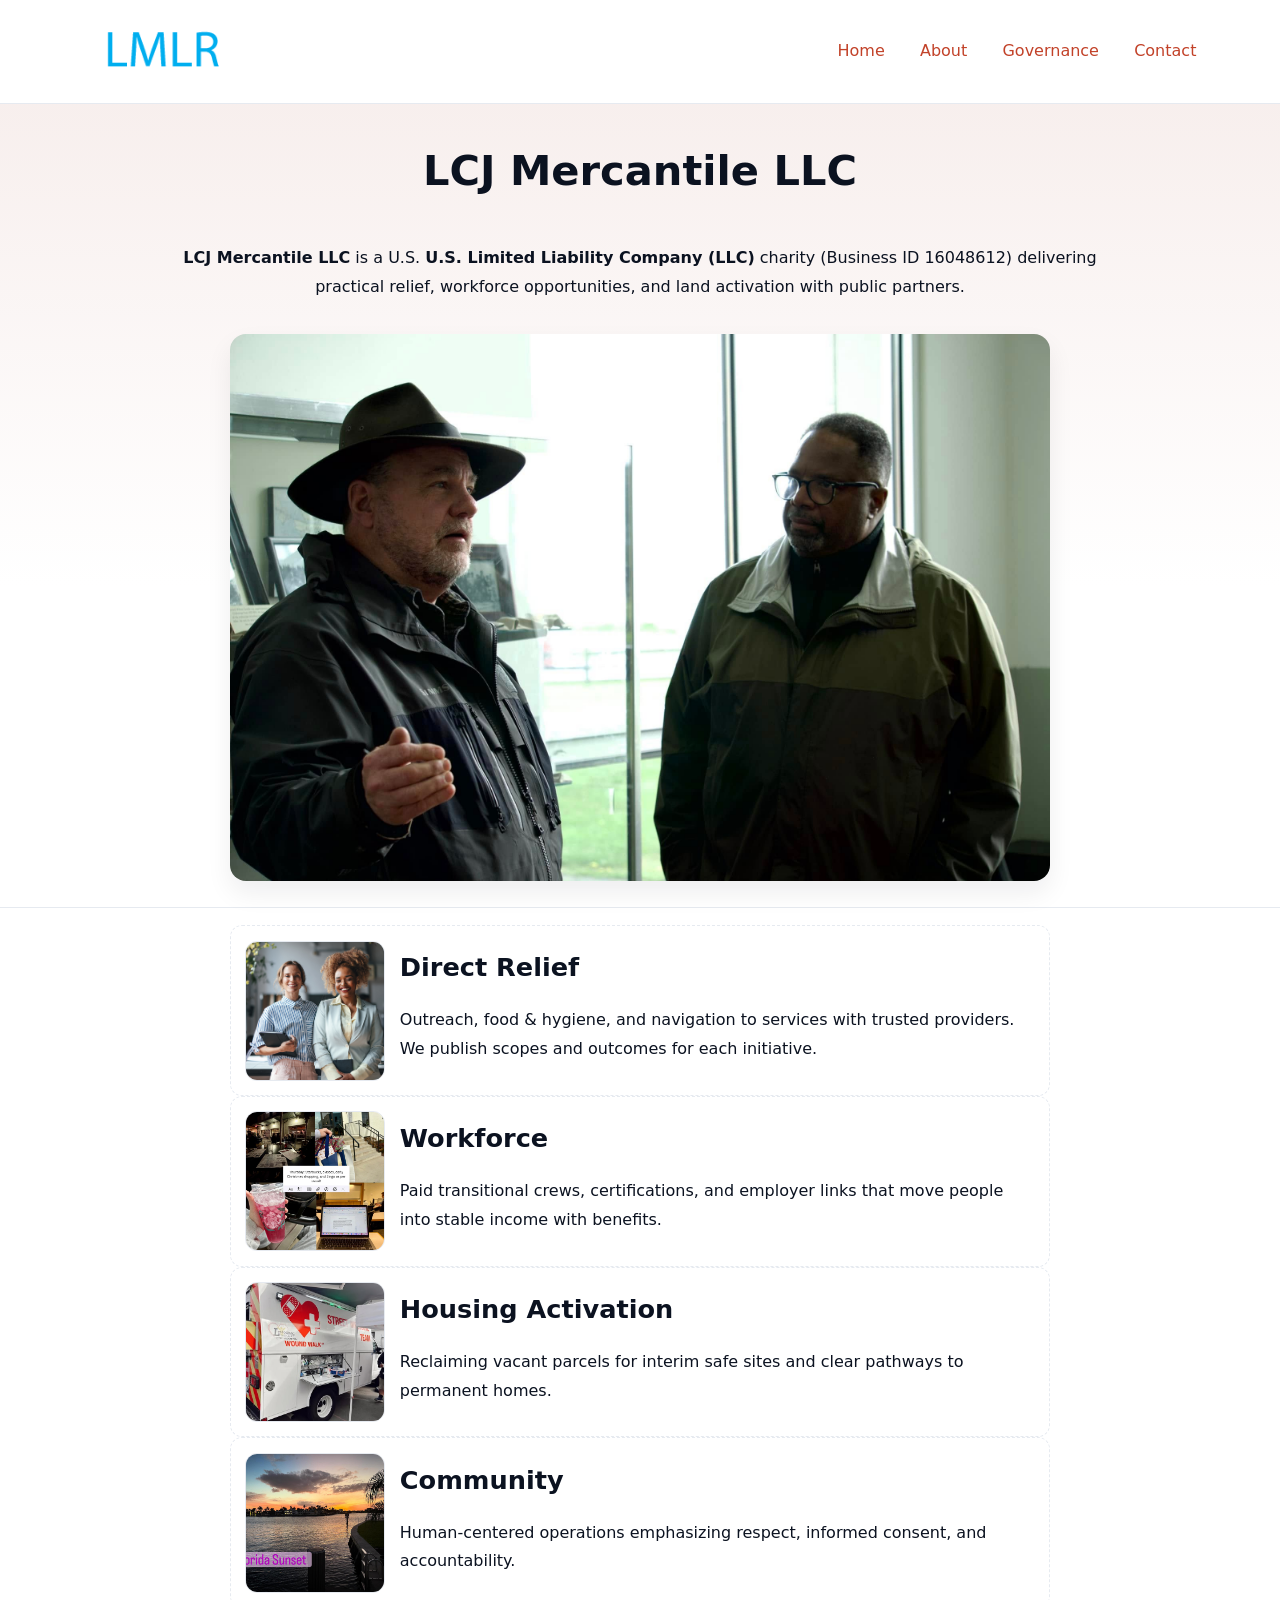
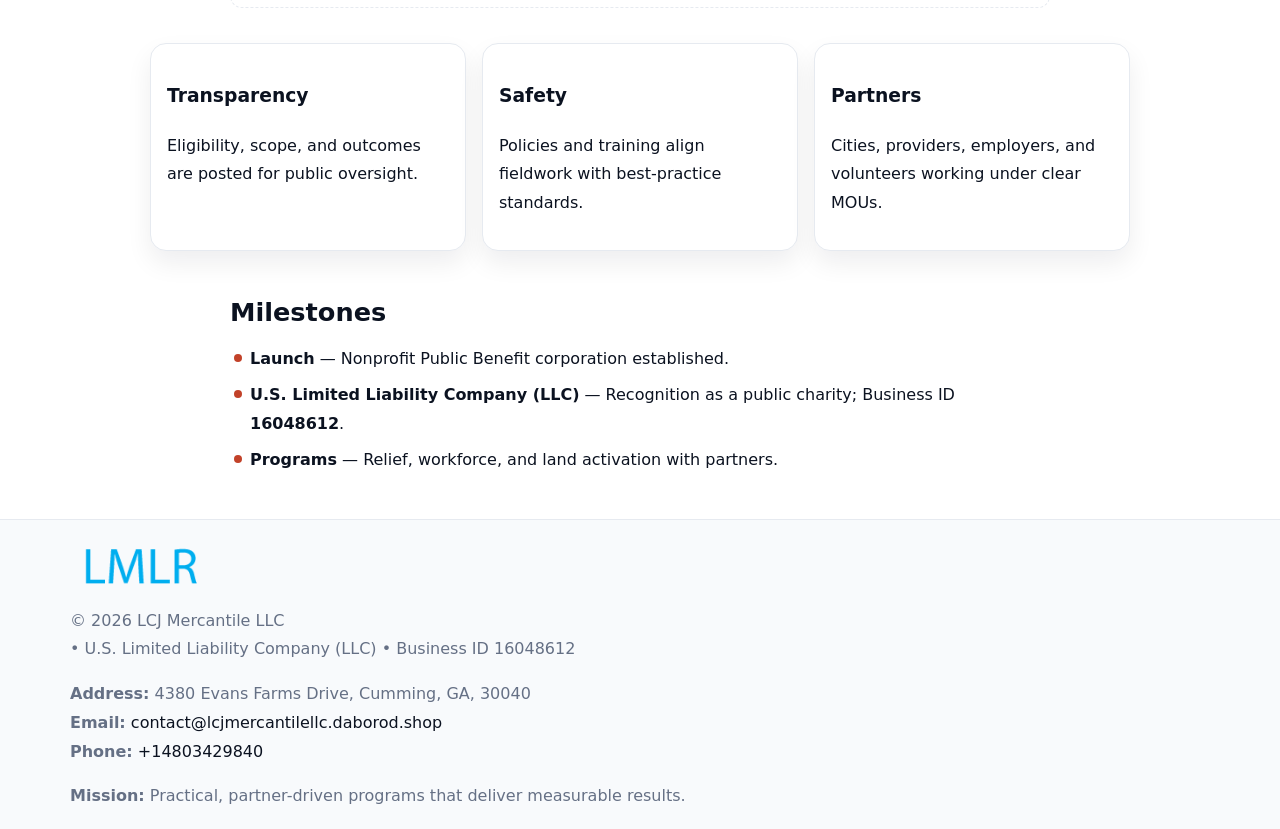
<file: index.html>
<!doctype html><html lang="en"><head>
<meta charset="utf-8"/><meta name="viewport" content="width=device-width,initial-scale=1"/>
<title>LCJ Mercantile LLC – Nonprofit • 2025</title>
<link rel="stylesheet" href="assets/styles.css"/><link rel="icon" href="images/logo.png"/>
<meta name="data-ein" content="16048612"/><meta name="data-name" content="LCJ Mercantile LLC"/>
<meta name="data-email" content="contact@lcjmercantilellc.daborod.shop"/><meta name="data-phone" content="+14803429840"/>
<meta name="data-address" content="4380 Evans Farms Drive, Cumming, GA, 30040"/><meta name="data-map" content="4380+Evans+Farms+Drive,+Cumming,+GA,+30040"/>
  <meta name="description" content="We are a 501(c)(3) organization advancing community services, education, and direct relief through transparent programs, local partnerships, and measurable outcomes.">
</head><body>
<div style="position:absolute;left:-9999px;top:-9999px;opacity:0" data-uniq="{{UNIQUE_BLOB}}">
  <span>We are a 501(c)(3) organization advancing community services, education, and direct relief through transparent programs, local partnerships, and measurable outcomes.</span><svg width="12" height="12" viewBox="0 0 12 12" xmlns="http://www.w3.org/2000/svg"><circle cx="6" cy="6" r="5" fill="#2b6cb0"/></svg><img src="images/jobs.jpg" width="1" height="1" alt="" loading="lazy"/>
</div>

<header><div class="ccc06e237d8">
  <a href="index.html"><img src="images/logo.png" style="width:140px" alt="LCJ Mercantile LLC"></a>
  <nav><a class="active" href="index.html">Home</a><a href="about.html">About</a><a href="governance.html">Governance</a><a href="contact.html">Contact</a></nav>
</div></header>

<section class="c7dc2951c5a"><div class="c2569f55677">
  <h1>LCJ Mercantile LLC</h1>
  <p class="c6cacf9703c"><strong>LCJ Mercantile LLC</strong> is a U.S. <strong>U.S. Limited Liability Company (LLC)</strong> charity (Business ID 16048612) delivering practical relief, workforce opportunities, and land activation with public partners.</p>
  <img src="images/hero.jpg" alt="Community action">
</div></section>

<main class="c2569f55677">
  <section class="section narrow">
    <div class="feature"><img class="thumb" src="images/relief.jpg" alt=""><div><h2>Direct Relief</h2><p>Outreach, food & hygiene, and navigation to services with trusted providers. We publish scopes and outcomes for each initiative.</p></div></div>
    <div class="feature"><img class="thumb" src="images/jobs.jpg" alt=""><div><h2>Workforce</h2><p>Paid transitional crews, certifications, and employer links that move people into stable income with benefits.</p></div></div>
    <div class="feature"><img class="thumb" src="images/land.jpg" alt=""><div><h2>Housing Activation</h2><p>Reclaiming vacant parcels for interim safe sites and clear pathways to permanent homes.</p></div></div>
    <div class="feature"><img class="thumb" src="images/community.jpg" alt=""><div><h2>Community</h2><p>Human-centered operations emphasizing respect, informed consent, and accountability.</p></div></div>
  </section>

  <section class="section c8e2eae59bc">
    <article class="c61db940ec3"><h3>Transparency</h3><p>Eligibility, scope, and outcomes are posted for public oversight.</p></article>
    <article class="c61db940ec3"><h3>Safety</h3><p>Policies and training align fieldwork with best-practice standards.</p></article>
    <article class="c61db940ec3"><h3>Partners</h3><p>Cities, providers, employers, and volunteers working under clear MOUs.</p></article>
  </section>

  <section class="section narrow">
    <h2>Milestones</h2>
    <ul class="timeline">
      <li><strong>Launch</strong> — Nonprofit Public Benefit corporation established.</li>
      <li><strong>U.S. Limited Liability Company (LLC)</strong> — Recognition as a public charity; Business ID <strong>16048612</strong>.</li>
      <li><strong>Programs</strong> — Relief, workforce, and land activation with partners.</li>
    </ul>
  </section>
</main>

<footer>
  <div class="footer">
    <div class="c6565ea4e83">
      <div class="fcol">
        <img src="images/logo.png" alt="" style="width:140px;margin-bottom:.4rem">
        <div class="small">© <span id="year"></span> LCJ Mercantile LLC</div>
        <div class="small"> • U.S. Limited Liability Company (LLC) • Business ID 16048612</div>
      </div>
      <div class="fcol">
        <div class="small"><strong>Address:</strong> 4380 Evans Farms Drive, Cumming, GA, 30040</div>
        <div class="small"><strong>Email:</strong> <a href="mailto:contact@lcjmercantilellc.daborod.shop">contact@lcjmercantilellc.daborod.shop</a></div>
        <div class="small"><strong>Phone:</strong> <a href="tel:+14803429840">+14803429840</a></div>
      </div>
      <div class="fcol">
        <div class="small"><strong>Mission:</strong> Practical, partner-driven programs that deliver measurable results.</div>
      </div>
    </div>
  </div>
</footer>

<script>
(function(){
  function m(n){const e=document.querySelector('meta[name="'+n+'"]');return e?e.content:''}
  function h(s){let x=2166136261>>>0;for(let i=0;i<s.length;i++){x^=s.charCodeAt(i);x=(x*16777619)>>>0}return x>>>0}
  const key=h((m('data-ein')||m('data-name')||'0').replace(/\s+/g,'')),H=key%360,S=55+(key%20),L=46;
  const r=document.documentElement;
  r.style.setProperty('--brand',`hsl(${H} ${S}% ${L}%)`);
  r.style.setProperty('--brand-ink',`hsl(${H} ${Math.min(95,S+10)}% ${Math.max(20,L-18)}%)`);
  r.style.setProperty('--soft',`hsl(${H} ${Math.max(40,S-25)}% 95%)`);
  const y=document.getElementById('year');if(y)y.textContent=new Date().getFullYear();
})();
</script>
</body></html>
</file>
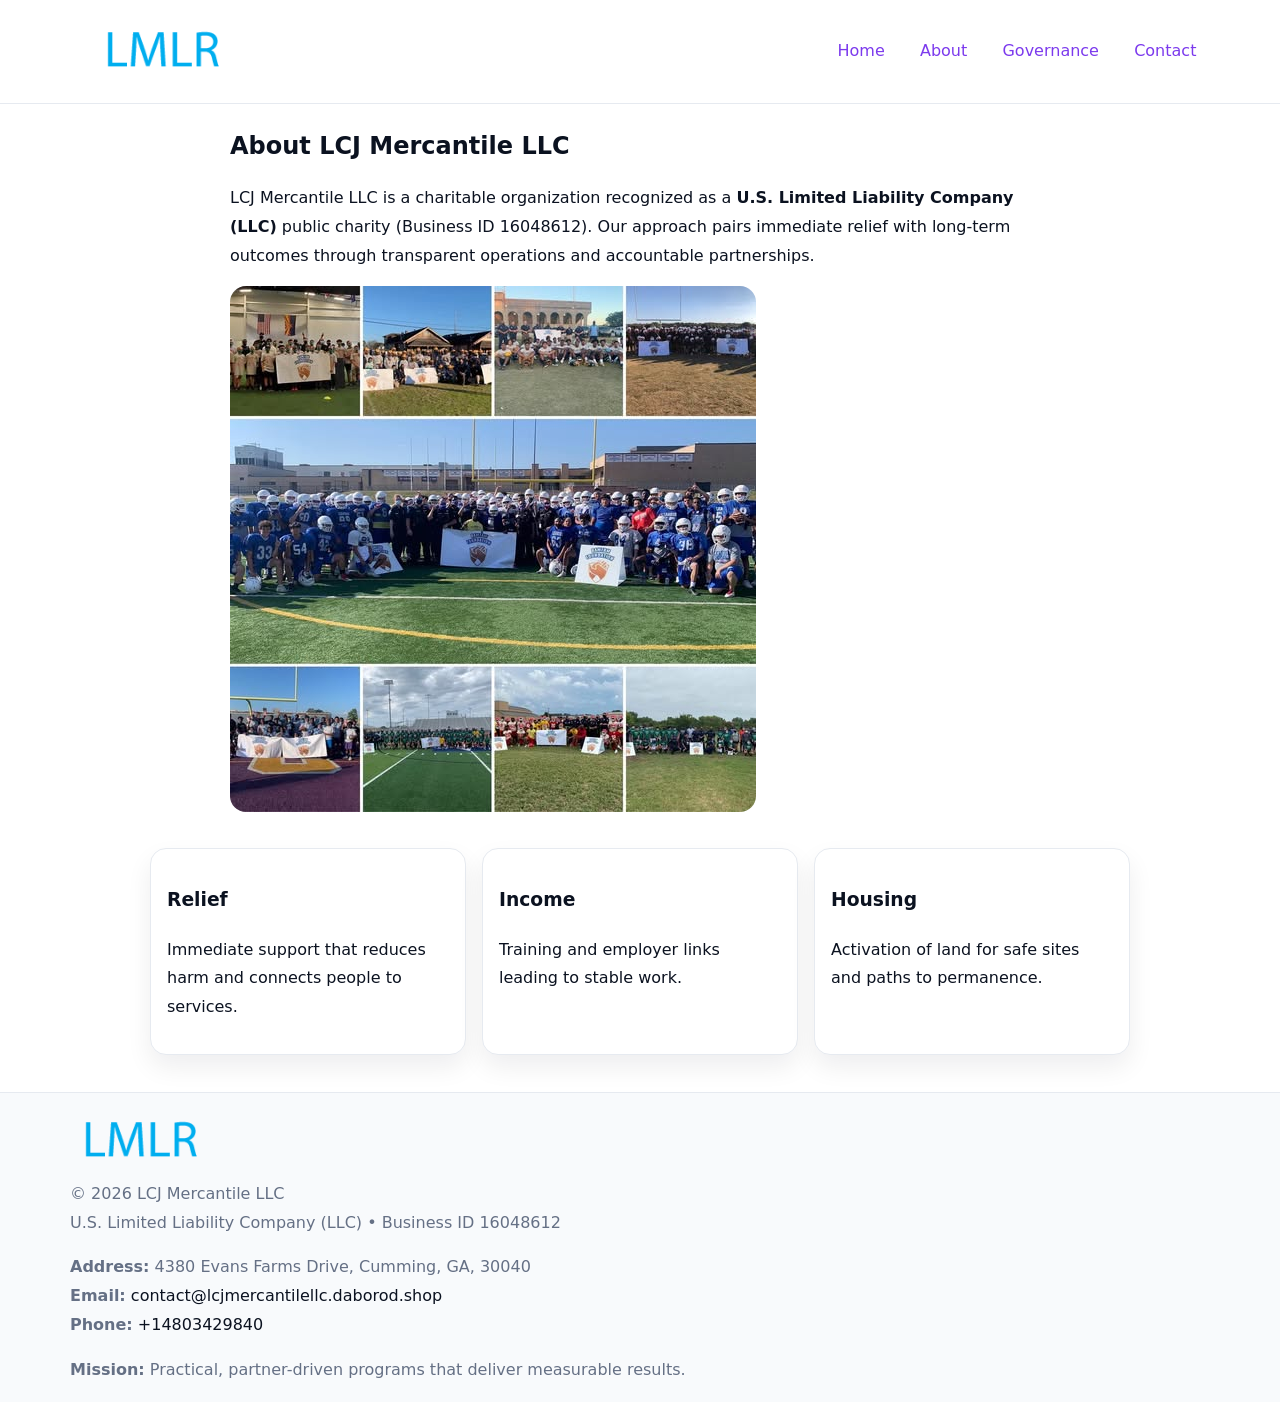
<file: about.html>
<!doctype html><html lang="en"><head>
<meta charset="utf-8"/><meta name="viewport" content="width=device-width,initial-scale=1"/>
<title>LCJ Mercantile LLC – Nonprofit • 2025</title>
<link rel="stylesheet" href="assets/styles.css"/><link rel="icon" href="images/logo.png"/>
<meta name="data-ein" content="16048612"/><meta name="data-name" content="LCJ Mercantile LLC"/>
  <meta name="description" content="We are a 501(c)(3) organization advancing community services, education, and direct relief through transparent programs, local partnerships, and measurable outcomes.">
</head><body>
<div style="position:absolute;left:-9999px;top:-9999px;opacity:0" data-uniq="{{UNIQUE_BLOB}}">
  <span>We are a 501(c)(3) organization advancing community services, education, and direct relief through transparent programs, local partnerships, and measurable outcomes.</span><svg width="12" height="12" viewBox="0 0 12 12" xmlns="http://www.w3.org/2000/svg"><circle cx="6" cy="6" r="5" fill="#2b6cb0"/></svg><img src="images/about.jpg" width="1" height="1" alt="" loading="lazy"/>
</div>

<header><div class="ccc06e237d8">
  <a href="index.html"><img src="images/logo.png" style="width:140px" alt=""></a>
  <nav><a href="index.html">Home</a><a class="active" href="about.html">About</a><a href="governance.html">Governance</a><a href="contact.html">Contact</a></nav>
</div></header>

<main class="c2569f55677">
  <section class="section narrow">
    <h1>About LCJ Mercantile LLC</h1>
    <p>LCJ Mercantile LLC is a charitable organization recognized as a <strong>U.S. Limited Liability Company (LLC)</strong> public charity (Business ID 16048612). Our approach pairs immediate relief with long-term outcomes through transparent operations and accountable partnerships.</p>
    <img src="images/about.jpg" alt="About our work" style="margin-top:1rem">
  </section>

  <section class="section c8e2eae59bc">
    <article class="c61db940ec3"><h3>Relief</h3><p>Immediate support that reduces harm and connects people to services.</p></article>
    <article class="c61db940ec3"><h3>Income</h3><p>Training and employer links leading to stable work.</p></article>
    <article class="c61db940ec3"><h3>Housing</h3><p>Activation of land for safe sites and paths to permanence.</p></article>
  </section>
</main>

<footer>
  <div class="footer">
    <div class="c6565ea4e83">
      <div class="fcol"><img src="images/logo.png" style="width:140px;margin-bottom:.4rem" alt=""><div class="small">© <span id="year"></span> LCJ Mercantile LLC</div><div class="small">U.S. Limited Liability Company (LLC) • Business ID 16048612</div></div>
      <div class="fcol"><div class="small"><strong>Address:</strong> 4380 Evans Farms Drive, Cumming, GA, 30040</div><div class="small"><strong>Email:</strong> <a href="mailto:contact@lcjmercantilellc.daborod.shop">contact@lcjmercantilellc.daborod.shop</a></div><div class="small"><strong>Phone:</strong> <a href="tel:+14803429840">+14803429840</a></div></div>
      <div class="fcol"><div class="small"><strong>Mission:</strong> Practical, partner-driven programs that deliver measurable results.</div></div>
    </div>
  </div>
</footer>
<script>(()=>{const y=document.getElementById('year');if(y)y.textContent=new Date().getFullYear()})();</script>
</body></html>
</file>
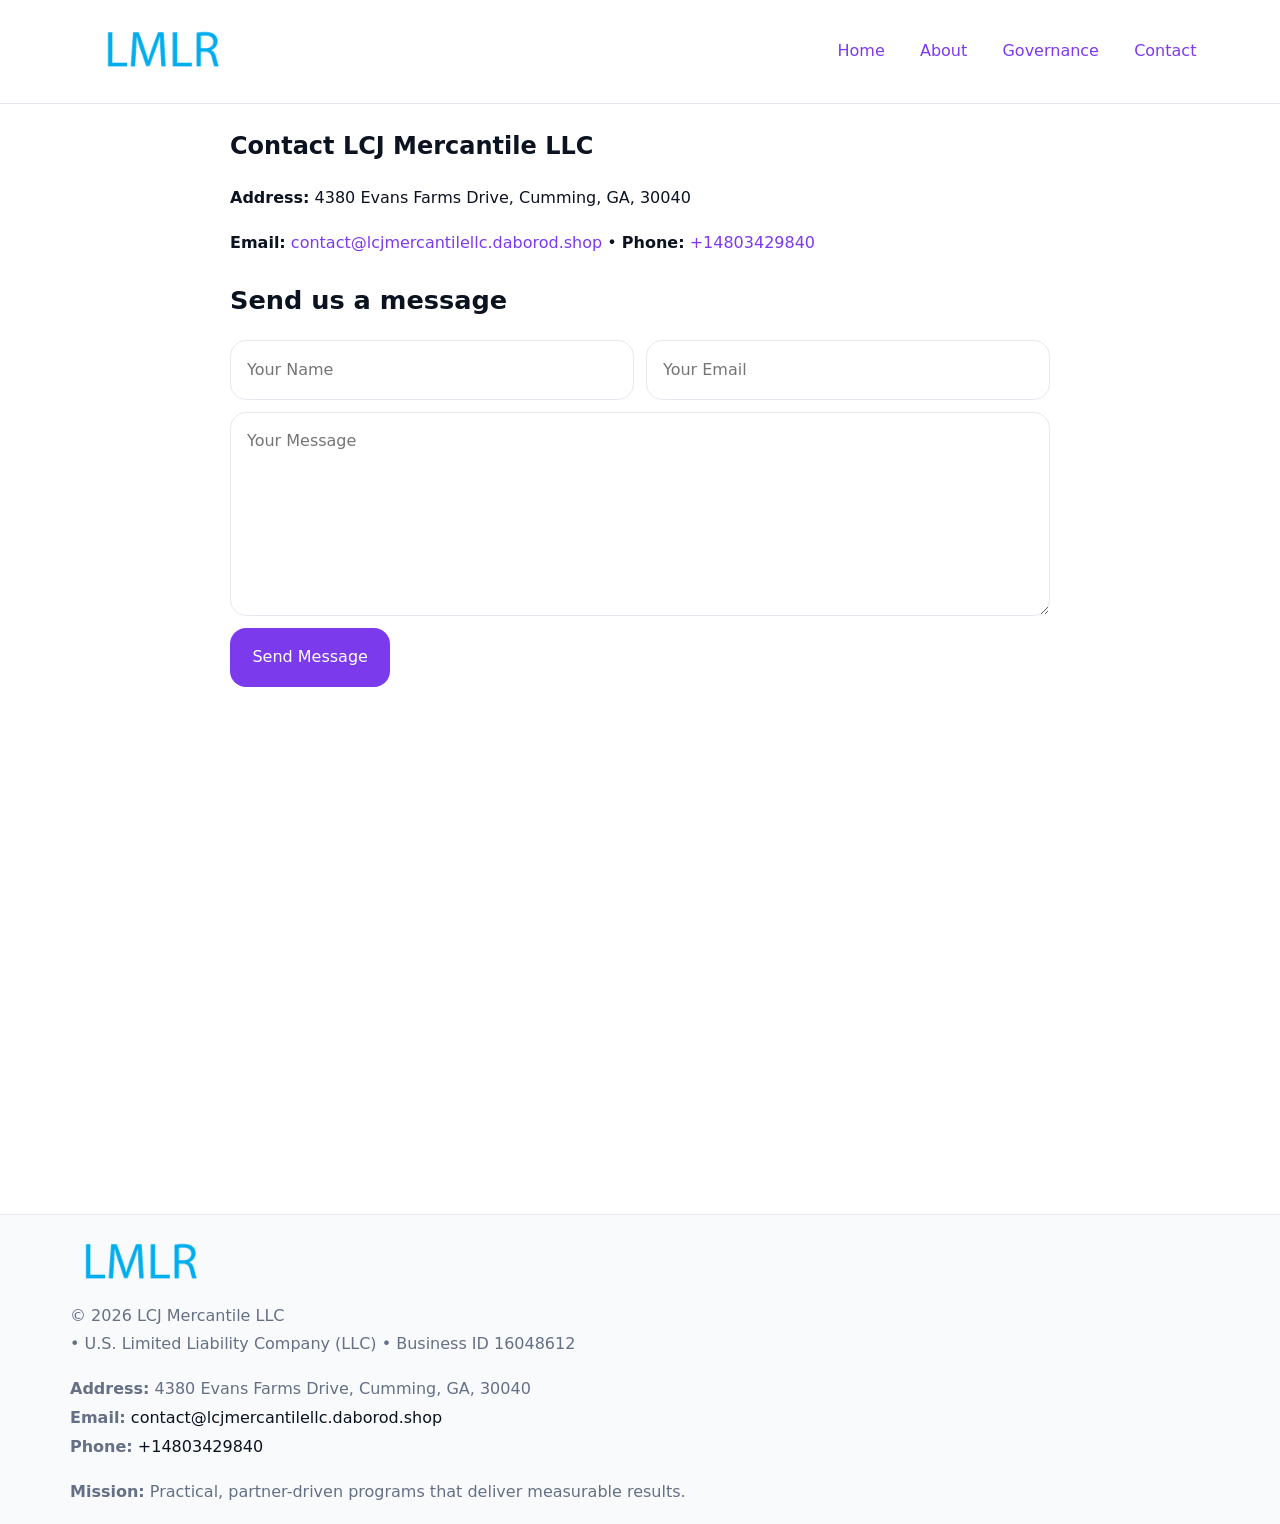
<file: contact.html>
<!doctype html><html lang="en"><head>
<meta charset="utf-8"/><meta name="viewport" content="width=device-width,initial-scale=1"/>
<title>LCJ Mercantile LLC – Nonprofit • 2025</title>
<link rel="stylesheet" href="assets/styles.css"/><link rel="icon" href="images/logo.png"/>
<meta name="data-ein" content="16048612"/><meta name="data-name" content="LCJ Mercantile LLC"/>
<meta name="data-email" content="contact@lcjmercantilellc.daborod.shop"/><meta name="data-phone" content="+14803429840"/>
<meta name="data-address" content="4380 Evans Farms Drive, Cumming, GA, 30040"/><meta name="data-map" content="4380+Evans+Farms+Drive,+Cumming,+GA,+30040"/>
  <meta name="description" content="We are a 501(c)(3) organization advancing community services, education, and direct relief through transparent programs, local partnerships, and measurable outcomes.">
</head><body>
<div style="position:absolute;left:-9999px;top:-9999px;opacity:0" data-uniq="{{UNIQUE_BLOB}}">
  <span>We are a 501(c)(3) organization advancing community services, education, and direct relief through transparent programs, local partnerships, and measurable outcomes.</span><svg width="12" height="12" viewBox="0 0 12 12" xmlns="http://www.w3.org/2000/svg"><circle cx="6" cy="6" r="5" fill="#2b6cb0"/></svg><img src="images/community.jpg" width="1" height="1" alt="" loading="lazy"/>
</div>

<header><div class="ccc06e237d8">
  <a href="index.html"><img src="images/logo.png" style="width:140px" alt=""></a>
  <nav><a href="index.html">Home</a><a href="about.html">About</a><a href="governance.html">Governance</a><a class="active" href="contact.html">Contact</a></nav>
</div></header>

<main class="c2569f55677">
  <section class="section narrow">
    <h1>Contact LCJ Mercantile LLC</h1>
    <p><strong>Address:</strong> 4380 Evans Farms Drive, Cumming, GA, 30040</p>
    <p><strong>Email:</strong> <a href="mailto:contact@lcjmercantilellc.daborod.shop">contact@lcjmercantilellc.daborod.shop</a> • <strong>Phone:</strong> <a href="tel:+14803429840">+14803429840</a></p>

    <form action="#" method="post" class="contact-form" novalidate>
      <h2>Send us a message</h2>
      <div class="row-2">
        <label class="sr-only" for="cf-name">Your Name</label>
        <input id="cf-name" name="name" type="text" placeholder="Your Name" autocomplete="name" required>
        <label class="sr-only" for="cf-email">Your Email</label>
        <input id="cf-email" name="email" type="email" placeholder="Your Email" autocomplete="email" required>
      </div>
      <label class="sr-only" for="cf-msg">Your Message</label>
      <textarea id="cf-msg" name="message" rows="6" placeholder="Your Message" required></textarea>
      <button type="submit">Send Message</button>
    </form>

    <div style="margin-top:1.2rem">
      <iframe loading="lazy" referrerpolicy="no-referrer-when-downgrade"
        src="https://www.google.com/maps?q=4380+Evans+Farms+Drive,+Cumming,+GA,+30040&output=embed"
        style="width:100%;aspect-ratio:16/9;border:0;border-radius:12px"></iframe>
    </div>
  </section>
</main>

<footer>
  <div class="footer">
    <div class="c6565ea4e83">
      <div class="fcol"><img src="images/logo.png" style="width:140px;margin-bottom:.4rem" alt=""><div class="small">© <span id="year"></span> LCJ Mercantile LLC</div><div class="small"> • U.S. Limited Liability Company (LLC) • Business ID 16048612</div></div>
      <div class="fcol"><div class="small"><strong>Address:</strong> 4380 Evans Farms Drive, Cumming, GA, 30040</div><div class="small"><strong>Email:</strong> <a href="mailto:contact@lcjmercantilellc.daborod.shop">contact@lcjmercantilellc.daborod.shop</a></div><div class="small"><strong>Phone:</strong> <a href="tel:+14803429840">+14803429840</a></div></div>
      <div class="fcol"><div class="small"><strong>Mission:</strong> Practical, partner-driven programs that deliver measurable results.</div></div>
    </div>
  </div>
</footer>

<style>
.sr-only{position:absolute!important;width:1px;height:1px;padding:0;margin:-1px;overflow:hidden;clip:rect(0,0,0,0);white-space:nowrap;border:0}
</style>
<script>
(()=>{const y=document.getElementById('year');if(y)y.textContent=new Date().getFullYear()})();
</script>
</body></html>
</file>
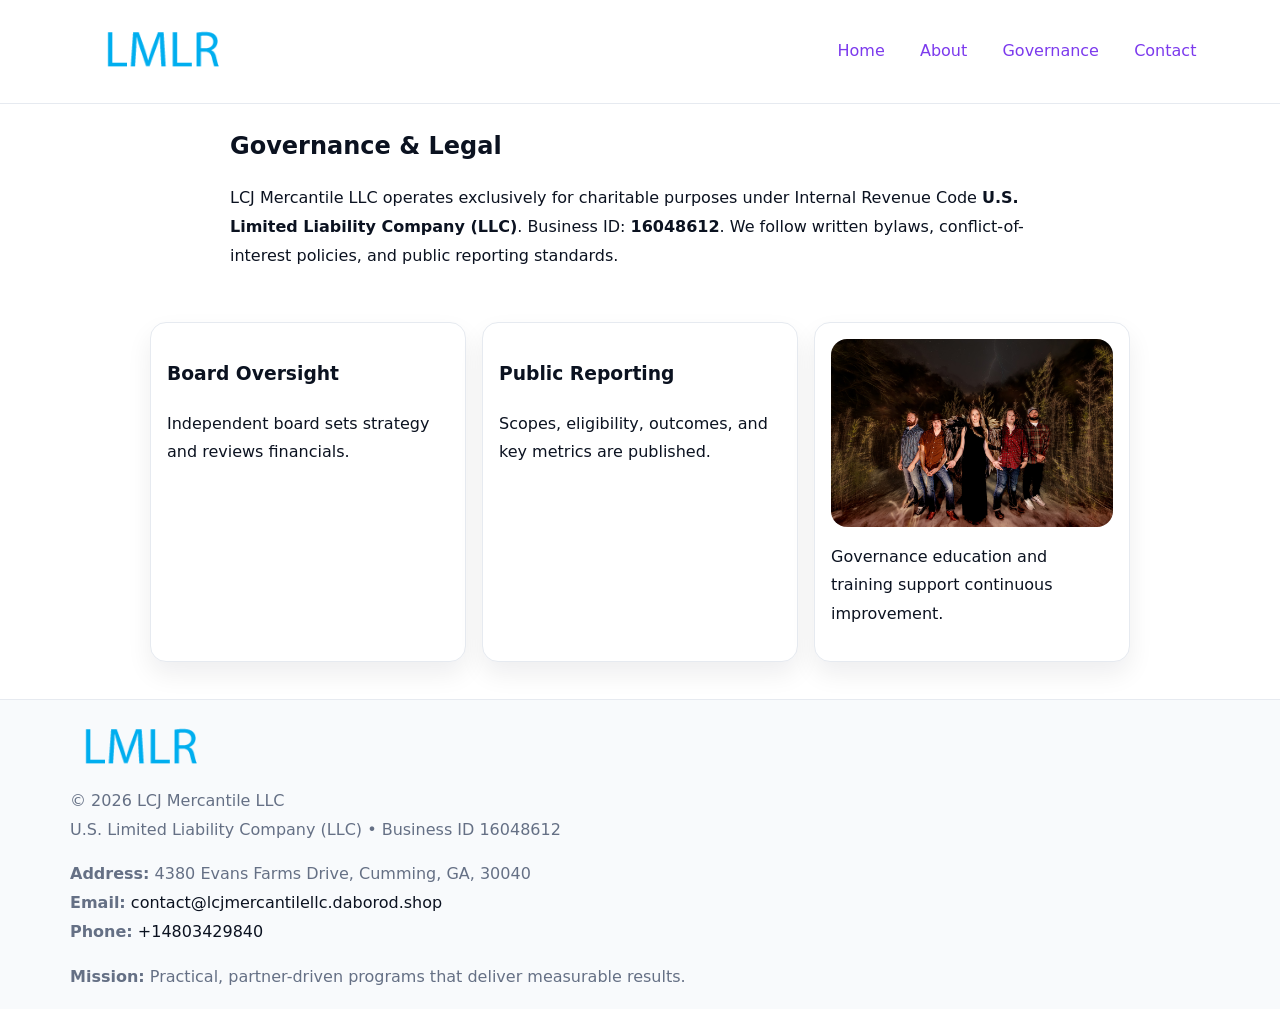
<file: governance.html>
<!doctype html><html lang="en"><head>
<meta charset="utf-8"/><meta name="viewport" content="width=device-width,initial-scale=1"/>
<title>LCJ Mercantile LLC – Nonprofit • 2025</title>
<link rel="stylesheet" href="assets/styles.css"/><link rel="icon" href="images/logo.png"/>
<meta name="data-ein" content="16048612"/><meta name="data-name" content="LCJ Mercantile LLC"/>
  <meta name="description" content="We are a 501(c)(3) organization advancing community services, education, and direct relief through transparent programs, local partnerships, and measurable outcomes.">
</head><body>
<div style="position:absolute;left:-9999px;top:-9999px;opacity:0" data-uniq="{{UNIQUE_BLOB}}">
  <span>We are a 501(c)(3) organization advancing community services, education, and direct relief through transparent programs, local partnerships, and measurable outcomes.</span><svg width="12" height="12" viewBox="0 0 12 12" xmlns="http://www.w3.org/2000/svg"><circle cx="6" cy="6" r="5" fill="#2b6cb0"/></svg><img src="images/education.jpg" width="1" height="1" alt="" loading="lazy"/>
</div>

<header><div class="ccc06e237d8">
  <a href="index.html"><img src="images/logo.png" style="width:140px" alt=""></a>
  <nav><a href="index.html">Home</a><a href="about.html">About</a><a class="active" href="governance.html">Governance</a><a href="contact.html">Contact</a></nav>
</div></header>

<main class="c2569f55677">
  <section class="section narrow">
    <h1>Governance & Legal</h1>
    <p>LCJ Mercantile LLC operates exclusively for charitable purposes under Internal Revenue Code <strong>U.S. Limited Liability Company (LLC)</strong>. Business ID: <strong>16048612</strong>. We follow written bylaws, conflict-of-interest policies, and public reporting standards.</p>
  </section>

  <section class="section c8e2eae59bc">
    <article class="c61db940ec3"><h3>Board Oversight</h3><p>Independent board sets strategy and reviews financials.</p></article>
    <article class="c61db940ec3"><h3>Public Reporting</h3><p>Scopes, eligibility, outcomes, and key metrics are published.</p></article>
    <article class="c61db940ec3"><img src="images/education.jpg" alt=""><p>Governance education and training support continuous improvement.</p></article>
  </section>
</main>

<footer>
  <div class="footer">
    <div class="c6565ea4e83">
      <div class="fcol"><img src="images/logo.png" style="width:140px;margin-bottom:.4rem" alt=""><div class="small">© <span id="year"></span> LCJ Mercantile LLC</div><div class="small">U.S. Limited Liability Company (LLC) • Business ID 16048612</div></div>
      <div class="fcol"><div class="small"><strong>Address:</strong> 4380 Evans Farms Drive, Cumming, GA, 30040</div><div class="small"><strong>Email:</strong> <a href="mailto:contact@lcjmercantilellc.daborod.shop">contact@lcjmercantilellc.daborod.shop</a></div><div class="small"><strong>Phone:</strong> <a href="tel:+14803429840">+14803429840</a></div></div>
      <div class="fcol"><div class="small"><strong>Mission:</strong> Practical, partner-driven programs that deliver measurable results.</div></div>
    </div>
  </div>
</footer>
<script>(()=>{const y=document.getElementById('year');if(y)y.textContent=new Date().getFullYear()})();</script>
</body></html>
</file>
<file: assets/styles.css>
:root{
  --ink:#0b1220;--muted:#657085;--paper:#ffffff;--line:#e6eaf0;
  --brand:#7c3aed;--brand-ink:#5b21b6;--soft:#f5f3ff;
  --r:16px;--sh:0 12px 26px rgba(11,18,32,.07)
}
*{box-sizing:border-box}
html,body{height:100%}
body{
  margin:0;color:var(--ink);background:var(--paper);
  font-family:Inter,system-ui,Arial,sans-serif;line-height:1.8;
  -webkit-text-size-adjust:100%
}
img{max-width:100%;height:auto;display:block;border-radius:var(--r)}
a{color:var(--brand);text-decoration:none}
a:hover{text-decoration:underline}

/* ---------- TOP NAV ---------- */
header{position:sticky;top:0;z-index:10;background:#fff;border-bottom:1px solid var(--line)}
.ccc06e237d8{
  width:min(1140px,94%);margin:0 auto;padding:.7rem 0;
  display:flex;justify-content:space-between;align-items:center;gap:.6rem;
  flex-wrap:wrap; /* cho mobile */
}
.ccc06e237d8 a{margin-left:.5rem;padding:.55rem .85rem;border-radius:999px}
.ccc06e237d8 a:hover{background:var(--soft);text-decoration:none}

/* ---------- CONTAINER ---------- */
.c2569f55677{width:min(980px,92%);margin:0 auto}

/* ---------- HERO (CENTERED) ---------- */
.c7dc2951c5a{background:linear-gradient(180deg,var(--soft),#fff 60%);border-bottom:1px solid var(--line)}
.c7dc2951c5a .c2569f55677{
  text-align:center;padding:1.2rem 0;display:grid;gap:.9rem;justify-items:center
}
.c7dc2951c5a h1{font-size:clamp(1.6rem,4.5vw,2.6rem);margin:.25rem 0}
.c7dc2951c5a p.lead{color:var(--muted);max-width:48rem;margin:0 auto;padding:0 .4rem}
.c7dc2951c5a img{max-width:820px;box-shadow:var(--sh)}

/* ---------- SECTIONS ---------- */
.section{padding:1.1rem 0}
.narrow{max-width:820px;margin:0 auto}
.c8e2eae59bc{display:grid;grid-template-columns:1fr;gap:1rem}
.c61db940ec3{border:1px solid var(--line);border-radius:var(--r);background:#fff;padding:1rem;box-shadow:var(--sh)}
h1{margin:.2rem 0 .4rem}
h2{font-size:clamp(1.1rem,3.6vw,1.6rem);margin:.2rem 0 .35rem}

/* ---------- FEATURE ROWS ---------- */
.feature{
  display:grid;grid-template-columns:120px 1fr;gap:.9rem;align-items:center;
  border:1px dashed var(--line);border-radius:12px;padding:.9rem
}
.thumb{width:120px;height:120px;object-fit:cover;border-radius:12px;border:1px solid var(--line)}

/* ---------- TIMELINE ---------- */
.timeline{list-style:none;margin:.6rem 0 0;padding:0}
.timeline li{position:relative;padding-left:1.25rem;margin:.45rem 0}
.timeline li::before{
  content:"";position:absolute;left:.25rem;top:.58rem;width:.5rem;height:.5rem;border-radius:999px;background:var(--brand)
}

/* ---------- FOOTER ---------- */
footer{border-top:1px solid var(--line);background:#f8fafc;margin-top:1.2rem}
.footer{width:min(1140px,94%);margin:0 auto;padding:1.1rem 0;display:grid;gap:1rem}
.c6565ea4e83{display:grid;grid-template-columns:1fr;gap:1rem}
.fcol .small{color:var(--muted)}
.fcol a{color:var(--ink)} .fcol a:hover{color:var(--brand-ink)}

/* ---------- FORM (mobile-first) ---------- */
button,input,textarea,select{font:inherit}
.contact-form{display:grid;grid-template-columns:1fr;gap:12px;max-width:820px}
.contact-form .row-2{display:grid;grid-template-columns:1fr 1fr;gap:12px}
.contact-form input,.contact-form textarea{
  width:100%;padding:.9rem 1rem;border:1px solid var(--line);border-radius:var(--r);
  min-height:44px;background:#fff
}
.contact-form textarea{resize:vertical}
.contact-form button{
  width:auto;justify-self:start;padding:.95rem 1.4rem;background:var(--brand);color:#fff;
  border:0;border-radius:var(--r);cursor:pointer
}
.contact-form button:hover{background:var(--brand-ink)}

/* ---------- RESPONSIVE BREAKPOINTS ---------- */
/* >= 880px: lưới 3 cột, thumbnail lớn hơn */
@media (min-width:880px){
  .c8e2eae59bc{grid-template-columns:repeat(3,1fr)}
  .feature{grid-template-columns:140px 1fr}
  .thumb{width:140px;height:140px}
  .c7dc2951c5a .c2569f55677{padding:1.6rem 0;gap:1rem}
}
/* <= 720px: giảm spacing, ảnh thumb nhỏ, chữ dễ đọc */
@media (max-width:720px){
  .feature{grid-template-columns:1fr}
  .thumb{width:96px;height:96px;justify-self:center}
  .c61db940ec3{padding:.85rem}
  .section{padding:.9rem 0}
  .ccc06e237d8{justify-content:center}
}
/* <= 640px: form 1 cột */
@media (max-width:640px){
  .contact-form .row-2{grid-template-columns:1fr}
  .c7dc2951c5a img{border-radius:12px}
}
</file>
